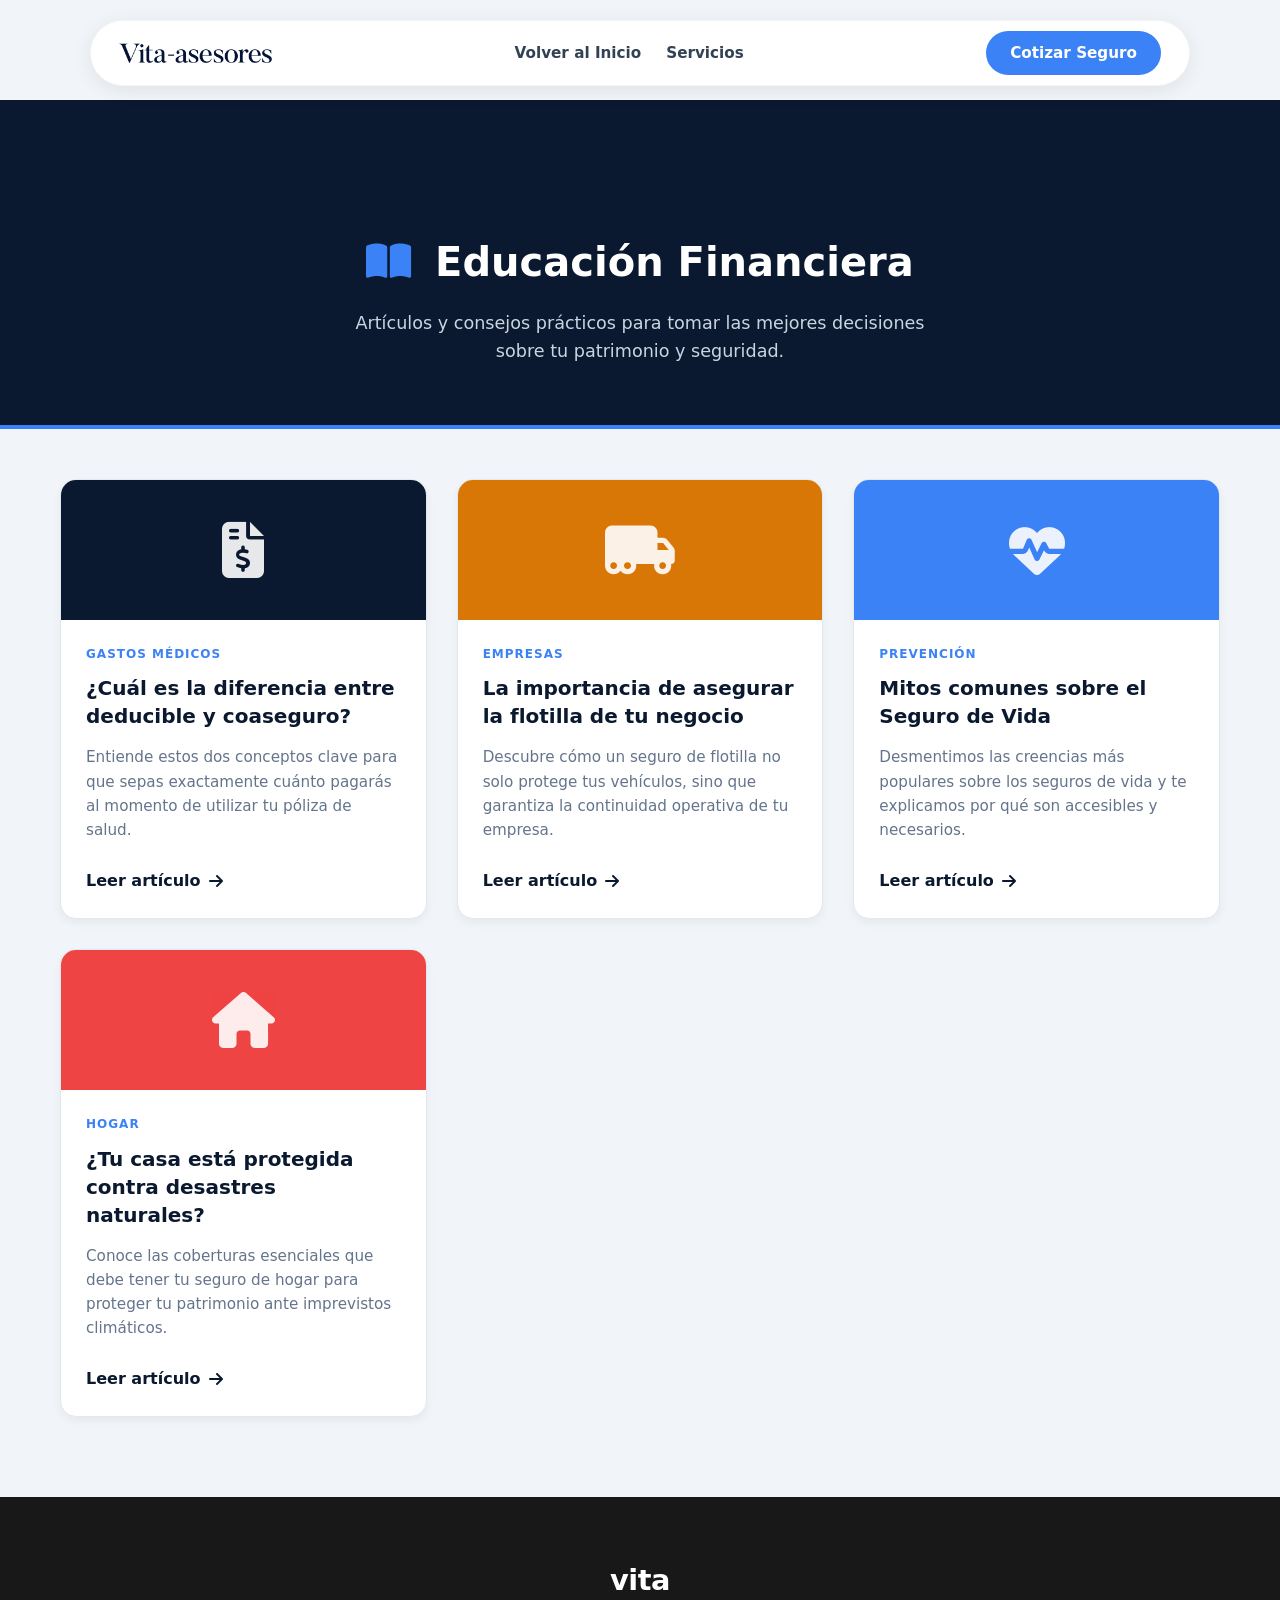
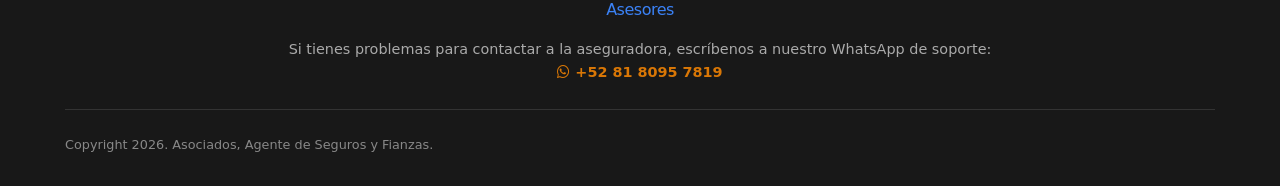
<file: blog.html>
<!DOCTYPE html>
<html lang="es">
<head>
  <meta charset="UTF-8">
  <meta name="viewport" content="width=device-width, initial-scale=1.0">
  <title>Blog de Educación Financiera - Vitaasesores</title>
  
  <!-- Font Awesome Iconos -->
  <link rel="stylesheet" href="https://cdnjs.cloudflare.com/ajax/libs/font-awesome/6.4.0/css/all.min.css">
  
  <!-- Estilos Globales y Específicos -->
  <link rel="stylesheet" href="styles.css"> <!-- Reutiliza tu navbar y colores -->
  <link rel="stylesheet" href="blog.css"> <!-- Estilos específicos del blog -->
</head>
<body class="bg-blog">

  <!-- ==================== NAVBAR ==================== -->
  <header class="navbar-floating-wrapper">
    <nav class="navbar-pill">
      <div class="nav-logo">
        <a href="index.html" class="logo-link">
          <img src="LOGOTIPO2.png" alt="Vita-Asesores Logo" class="logo-img">
        </a>
      </div>
      
      <ul class="nav-menu">
        <li><a href="index.html#inicio">Volver al Inicio</a></li>
        <li><a href="index.html#servicios">Servicios</a></li>
      </ul>

      <div class="nav-cta">
        <a href="index.html#cotizador" class="btn-pill-blue">Cotizar Seguro</a>
      </div>
    </nav>
  </header>

  <!-- ==================== HERO BLOG ==================== -->
  <section class="hero-blog">
    <div class="container text-center">
      <h1><i class="fas fa-book-open"></i> Educación Financiera</h1>
      <p>Artículos y consejos prácticos para tomar las mejores decisiones sobre tu patrimonio y seguridad.</p>
    </div>
  </section>

  <!-- ==================== GRID DE ARTÍCULOS ==================== -->
  <section class="blog-section">
    <div class="container">
      
      <div class="blog-grid">
        
        <!-- Artículo 1 -->
        <article class="blog-card">
          <div class="blog-header bg-navy">
            <i class="fas fa-file-invoice-dollar"></i>
          </div>
          <div class="blog-body">
            <span class="blog-category">Gastos Médicos</span>
            <h3>¿Cuál es la diferencia entre deducible y coaseguro?</h3>
            <p>Entiende estos dos conceptos clave para que sepas exactamente cuánto pagarás al momento de utilizar tu póliza de salud.</p>
            <a href="#" class="blog-link">Leer artículo <i class="fas fa-arrow-right"></i></a>
          </div>
        </article>

        <!-- Artículo 2 -->
        <article class="blog-card">
          <div class="blog-header bg-gold">
            <i class="fas fa-truck-moving"></i>
          </div>
          <div class="blog-body">
            <span class="blog-category">Empresas</span>
            <h3>La importancia de asegurar la flotilla de tu negocio</h3>
            <p>Descubre cómo un seguro de flotilla no solo protege tus vehículos, sino que garantiza la continuidad operativa de tu empresa.</p>
            <a href="#" class="blog-link">Leer artículo <i class="fas fa-arrow-right"></i></a>
          </div>
        </article>

        <!-- Artículo 3 -->
        <article class="blog-card">
          <div class="blog-header bg-blue">
            <i class="fas fa-heartbeat"></i>
          </div>
          <div class="blog-body">
            <span class="blog-category">Prevención</span>
            <h3>Mitos comunes sobre el Seguro de Vida</h3>
            <p>Desmentimos las creencias más populares sobre los seguros de vida y te explicamos por qué son accesibles y necesarios.</p>
            <a href="#" class="blog-link">Leer artículo <i class="fas fa-arrow-right"></i></a>
          </div>
        </article>

        <!-- Artículo 4 -->
        <article class="blog-card">
          <div class="blog-header bg-red">
            <i class="fas fa-home"></i>
          </div>
          <div class="blog-body">
            <span class="blog-category">Hogar</span>
            <h3>¿Tu casa está protegida contra desastres naturales?</h3>
            <p>Conoce las coberturas esenciales que debe tener tu seguro de hogar para proteger tu patrimonio ante imprevistos climáticos.</p>
            <a href="#" class="blog-link">Leer artículo <i class="fas fa-arrow-right"></i></a>
          </div>
        </article>

      </div>

    </div>
  </section>

  <!-- ==================== FOOTER ==================== -->
  <footer class="dark-footer">
    <div class="footer-container text-center">
      <div class="footer-brand" style="margin-bottom: 15px;">
        <span class="footer-logo-text">vita<small>Asesores</small></span>
      </div>
      <p style="color: #AAAAAA; font-size: 0.9rem;">
        Si tienes problemas para contactar a la aseguradora, escríbenos a nuestro WhatsApp de soporte:<br>
        <a href="https://wa.me/8180957819" style="color: var(--accent-gold); font-weight: bold; text-decoration: none;"><i class="fab fa-whatsapp"></i> +52 81 8095 7819</a>
      </p>
      
      <hr class="footer-divider">
      
      <div class="footer-copyright">
        <p>Copyright 2026. Asociados, Agente de Seguros y Fianzas.</p>
        <!-- <p style="margin-top: 5px; color: var(--accent-blue); font-weight: 600;">Cédula Profesional CNSF: [AQUÍ_TU_NUMERO_DE_CEDULA]</p> -->
      </div>
    </div>
  </footer>

</body>
</html>
</file>
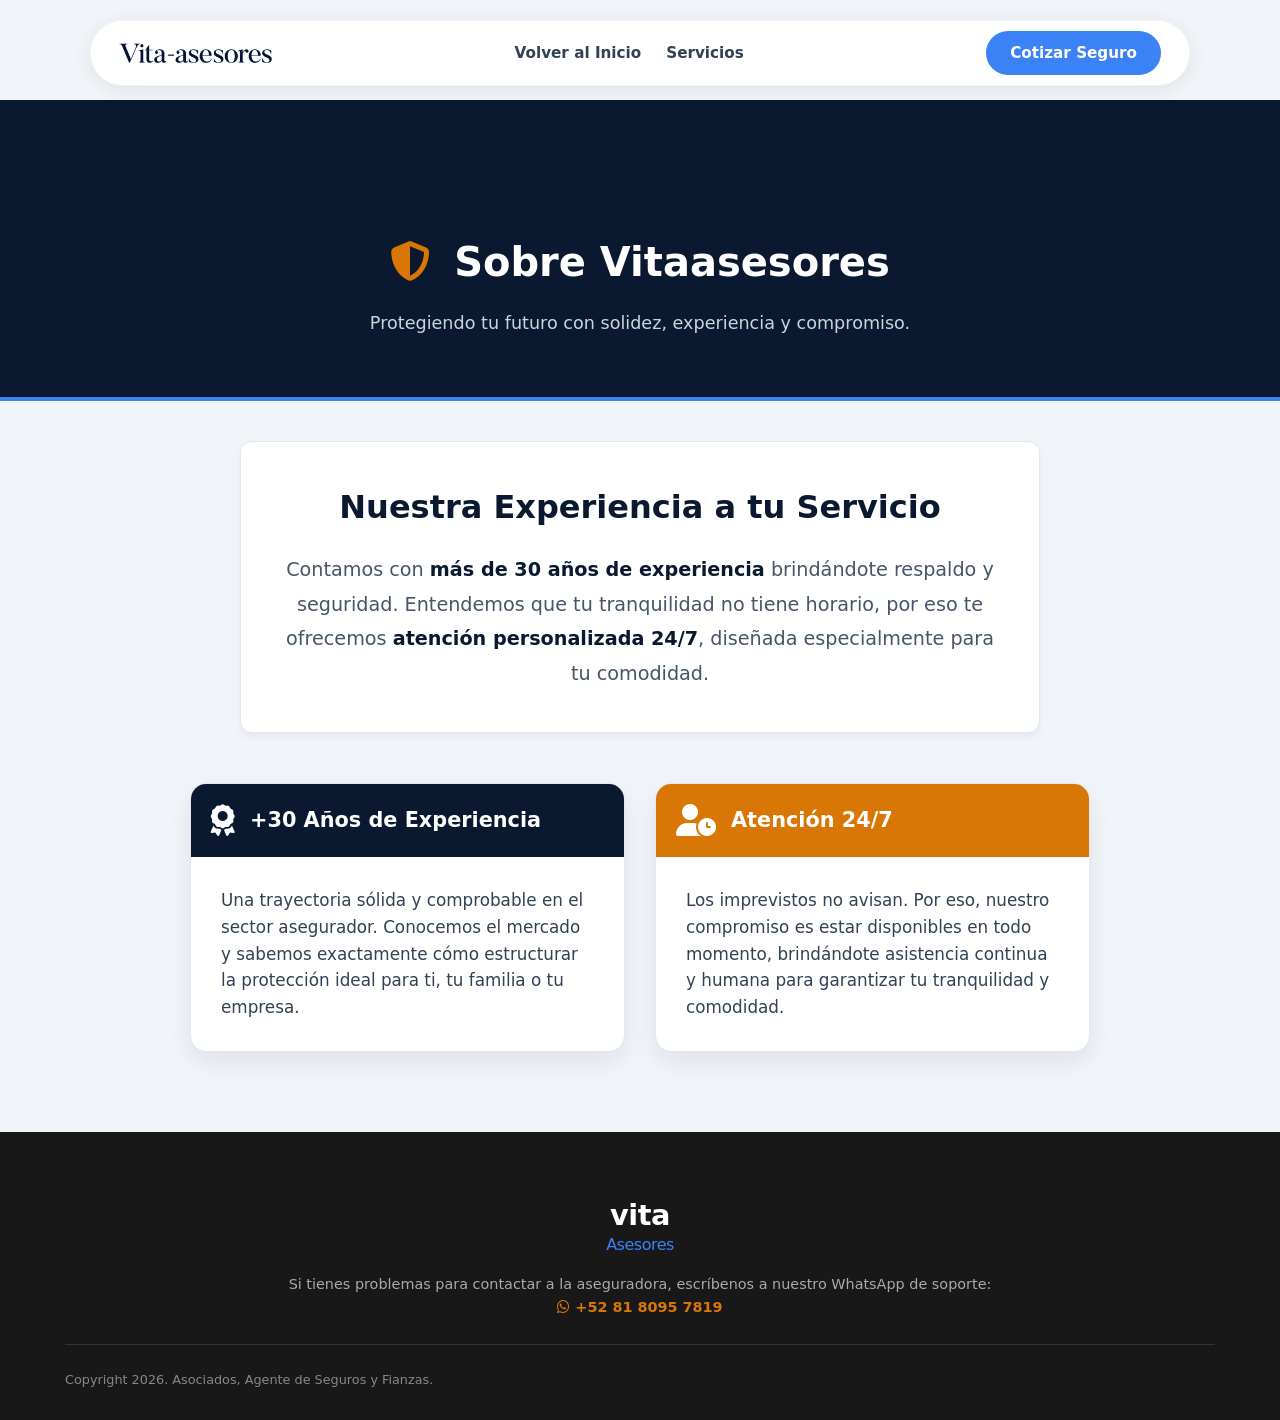
<file: nosotros.html>
<!DOCTYPE html>
<html lang="es">
<head>
  <meta charset="UTF-8">
  <meta name="viewport" content="width=device-width, initial-scale=1.0">
  <title>Sobre Nosotros - Vitaasesores</title>
  
  <!-- Font Awesome Iconos -->
  <link rel="stylesheet" href="https://cdnjs.cloudflare.com/ajax/libs/font-awesome/6.4.0/css/all.min.css">
  
  <!-- Estilos Globales y Específicos -->
  <link rel="stylesheet" href="styles.css"> <!-- Reutiliza tu navbar y colores generales -->
  <link rel="stylesheet" href="nosotros.css"> <!-- Estilos específicos de esta página -->
</head>
<body class="bg-nosotros">

  <!-- ==================== NAVBAR (Adaptado para volver al inicio) ==================== -->
  <header class="navbar-floating-wrapper">
    <nav class="navbar-pill">
      <div class="nav-logo">
        <a href="index.html" class="logo-link">
          <img src="LOGOTIPO2.png" alt="Vita-Asesores Logo" class="logo-img">
        </a>
      </div>
      
      <ul class="nav-menu">
        <li><a href="index.html#inicio">Volver al Inicio</a></li>
        <li><a href="index.html#servicios">Servicios</a></li>
      </ul>

      <div class="nav-cta">
        <a href="index.html#cotizador" class="btn-pill-blue">Cotizar Seguro</a>
      </div>
    </nav>
  </header>

  <!-- ==================== HERO NOSOTROS ==================== -->
  <section class="hero-nosotros">
    <div class="container text-center">
      <h1><i class="fas fa-shield-alt"></i> Sobre Vitaasesores</h1>
      <p>Protegiendo tu futuro con solidez, experiencia y compromiso.</p>
    </div>
  </section>

  <!-- ==================== CONTENIDO PRINCIPAL ==================== -->
  <section class="nosotros-section">
    <div class="container">
      
      <!-- Texto Principal (Opción 1) -->
      <div class="nosotros-intro text-center">
        <h2 class="section-title">Nuestra Experiencia a tu Servicio</h2>
        <p class="intro-text">
          Contamos con <strong>más de 30 años de experiencia</strong> brindándote respaldo y seguridad. Entendemos que tu tranquilidad no tiene horario, por eso te ofrecemos <strong>atención personalizada 24/7</strong>, diseñada especialmente para tu comodidad.
        </p>
      </div>

      <!-- Tarjetas de Propuesta de Valor (Estilo similar a Siniestros) -->
      <div class="valores-grid">
        
        <div class="valor-card">
          <div class="valor-header bg-navy">
            <i class="fas fa-award"></i>
            <h3>+30 Años de Experiencia</h3>
          </div>
          <div class="valor-body">
            <p>Una trayectoria sólida y comprobable en el sector asegurador. Conocemos el mercado y sabemos exactamente cómo estructurar la protección ideal para ti, tu familia o tu empresa.</p>
          </div>
        </div>

        <div class="valor-card">
          <div class="valor-header bg-gold">
            <i class="fas fa-user-clock"></i>
            <h3>Atención 24/7</h3>
          </div>
          <div class="valor-body">
            <p>Los imprevistos no avisan. Por eso, nuestro compromiso es estar disponibles en todo momento, brindándote asistencia continua y humana para garantizar tu tranquilidad y comodidad.</p>
          </div>
        </div>

      </div>

    </div>
  </section>

  <!-- ==================== FOOTER ==================== -->
  <footer class="dark-footer">
    <div class="footer-container text-center">
      <div class="footer-brand" style="margin-bottom: 15px;">
        <span class="footer-logo-text">vita<small>Asesores</small></span>
      </div>
      <p style="color: #AAAAAA; font-size: 0.9rem;">
        Si tienes problemas para contactar a la aseguradora, escríbenos a nuestro WhatsApp de soporte:<br>
        <a href="https://wa.me/8180957819" style="color: var(--accent-gold); font-weight: bold; text-decoration: none;"><i class="fab fa-whatsapp"></i> +52 81 8095 7819</a>
      </p>
      
      <hr class="footer-divider">
      
      <div class="footer-copyright">
        <p>Copyright 2026. Asociados, Agente de Seguros y Fianzas.</p>
        
        <!-- ESPACIO RESERVADO PARA LA CÉDULA PROFESIONAL -->
        <!-- Instrucción: Cuando te entreguen la cédula, quita los comentarios de la línea de abajo y coloca el número -->
        <!-- <p class="cedula-text" style="margin-top: 5px; color: var(--accent-blue); font-weight: 600;">Cédula Profesional CNSF: [AQUÍ_TU_NUMERO_DE_CEDULA]</p> -->
      </div>
    </div>
  </footer>

</body>
</html>
</file>
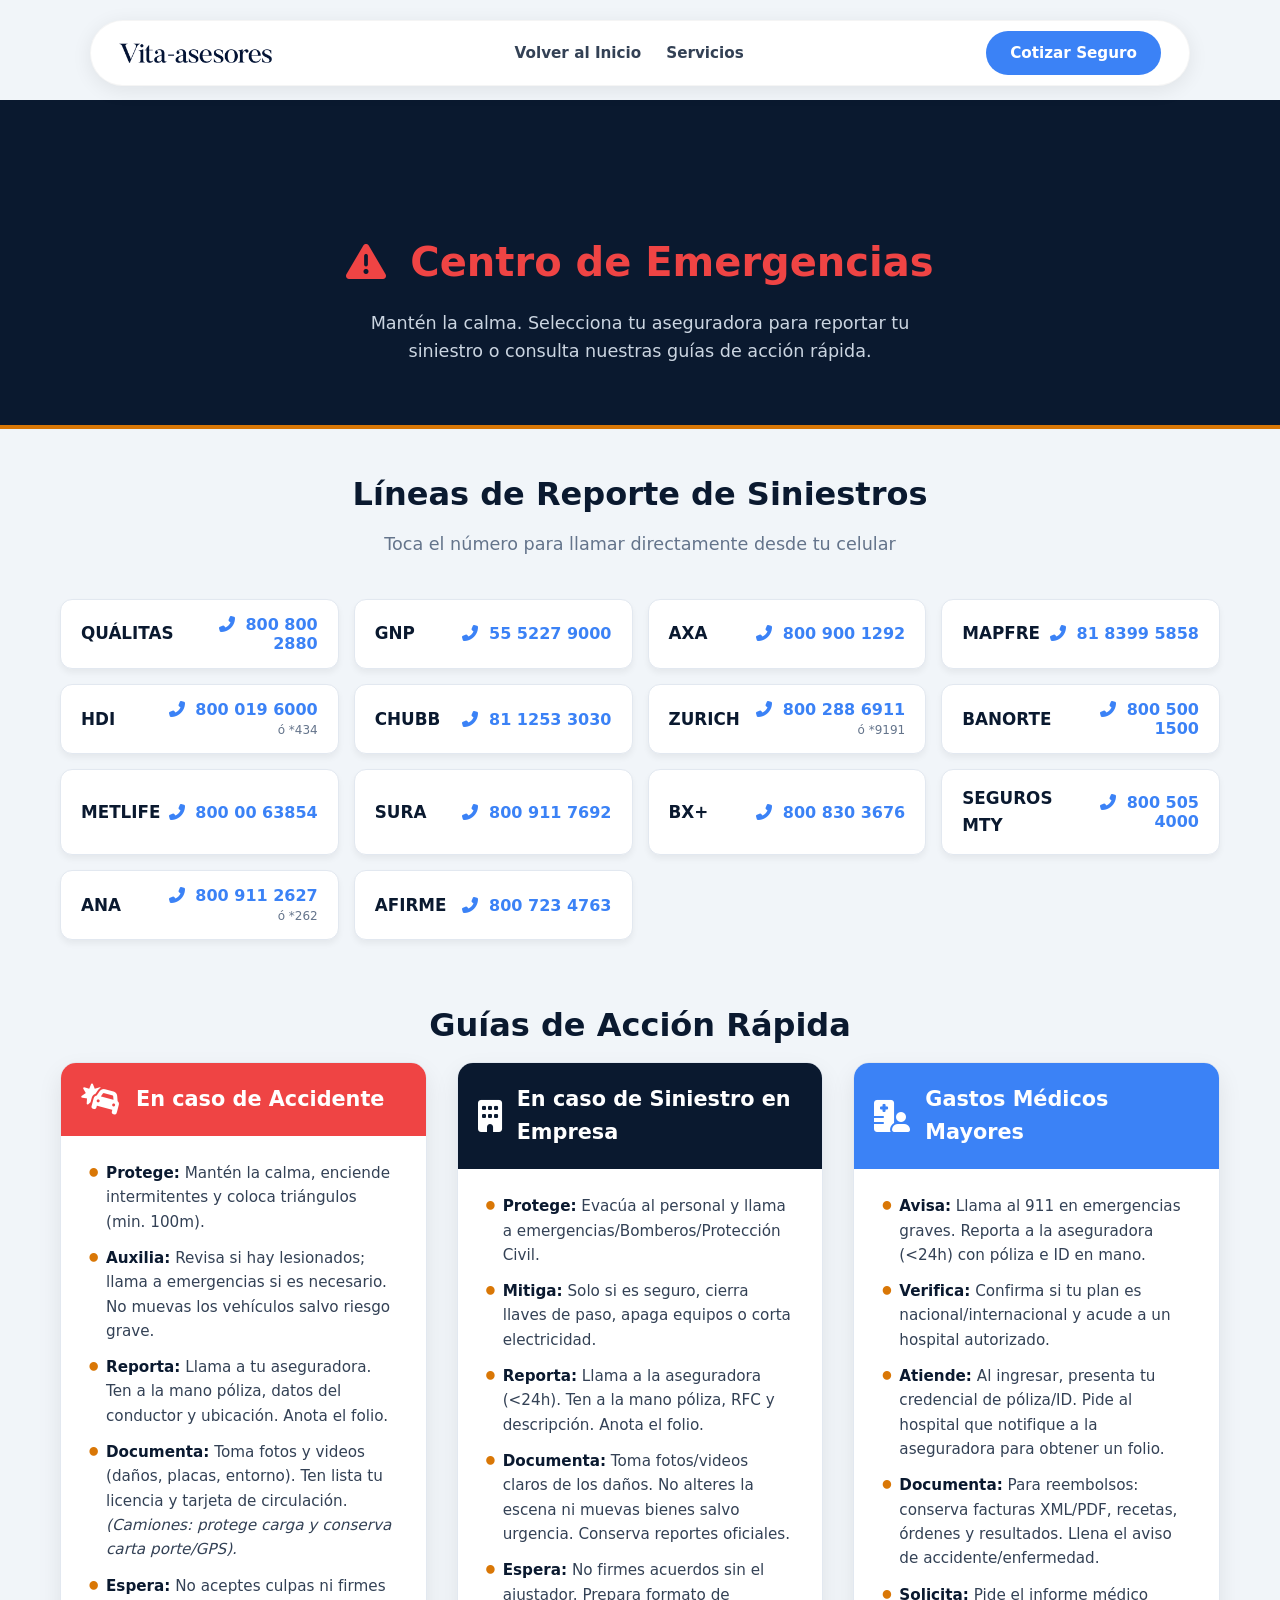
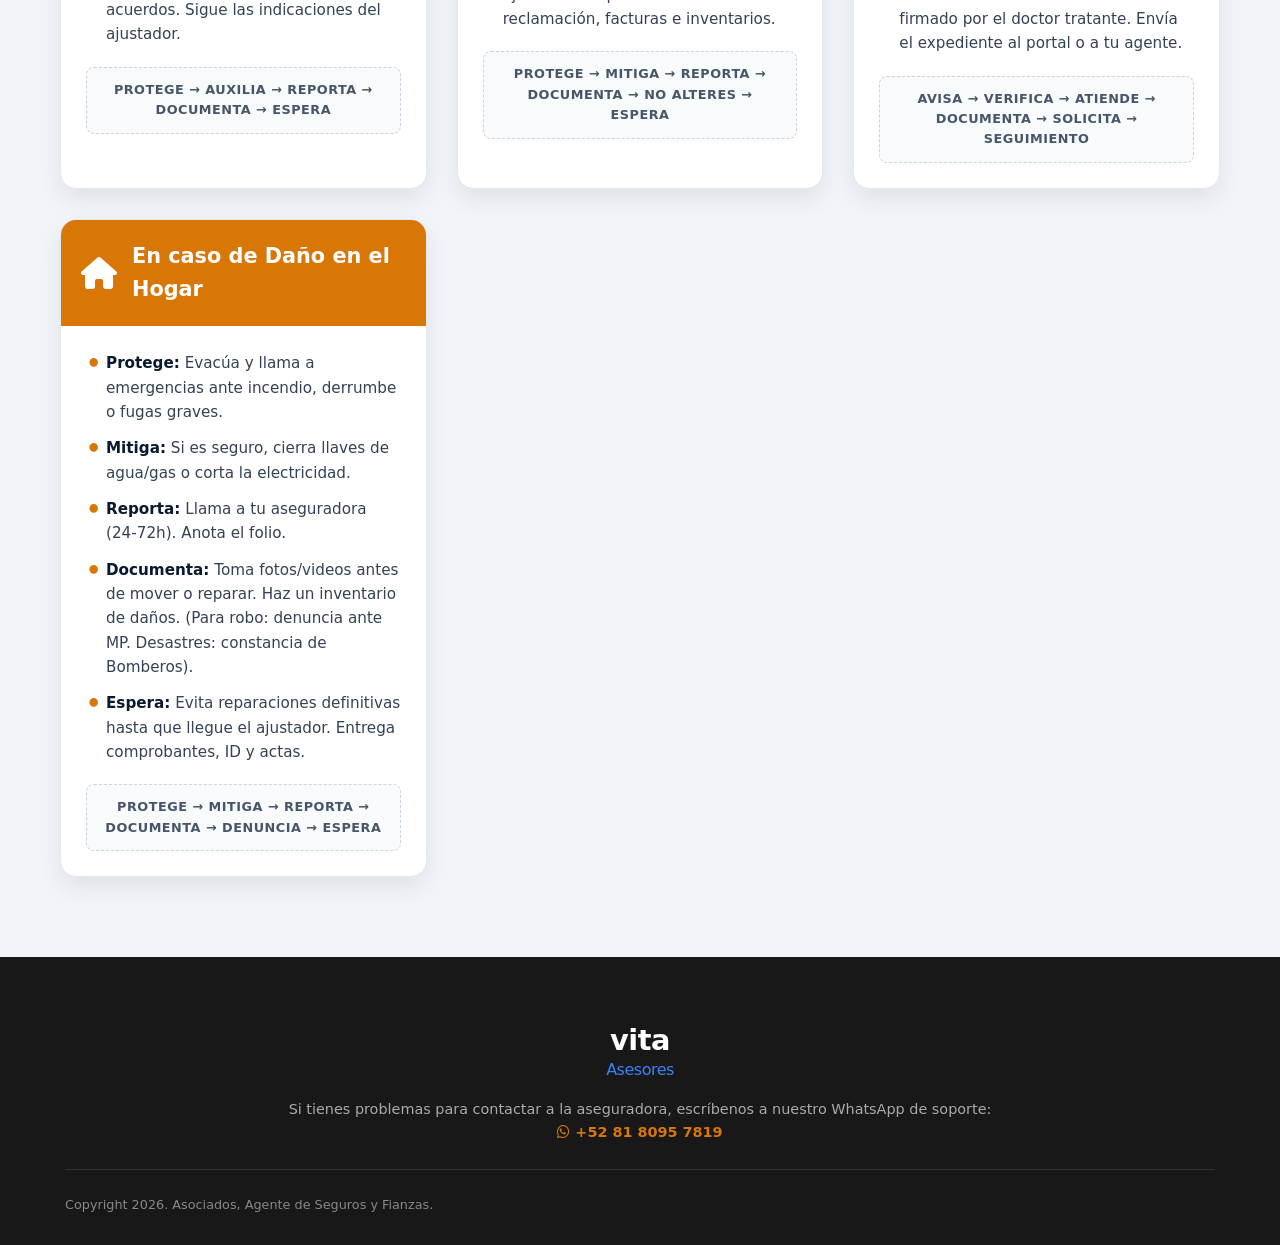
<file: siniestros.html>
<!DOCTYPE html>
<html lang="es">
<head>
  <meta charset="UTF-8">
  <meta name="viewport" content="width=device-width, initial-scale=1.0">
  <title>Reporte de Siniestros - Emergencias</title>
  
  <!-- Font Awesome Iconos -->
  <link rel="stylesheet" href="https://cdnjs.cloudflare.com/ajax/libs/font-awesome/6.4.0/css/all.min.css">
  
  <!-- Estilos Globales y Específicos -->
  <link rel="stylesheet" href="styles.css"> <!-- Reutiliza tu navbar y colores -->
  <link rel="stylesheet" href="siniestros.css"> <!-- Estilos específicos de esta página -->
</head>
<body class="bg-siniestros">

  <!-- ==================== NAVBAR (Adaptado para volver al inicio) ==================== -->
  <header class="navbar-floating-wrapper">
    <nav class="navbar-pill">
      <div class="nav-logo">
        <a href="index.html" class="logo-link">
          <img src="LOGOTIPO2.png" alt="Vita-Asesores Logo" class="logo-img">
        </a>
      </div>
      
      <ul class="nav-menu">
        <li><a href="index.html#inicio">Volver al Inicio</a></li>
        <li><a href="index.html#servicios">Servicios</a></li>
      </ul>

      <div class="nav-cta">
        <a href="index.html#cotizador" class="btn-pill-blue">Cotizar Seguro</a>
      </div>
    </nav>
  </header>

  <!-- ==================== HERO SINIESTROS ==================== -->
  <section class="hero-siniestros">
    <div class="container text-center">
      <h1><i class="fas fa-exclamation-triangle"></i> Centro de Emergencias</h1>
      <p>Mantén la calma. Selecciona tu aseguradora para reportar tu siniestro o consulta nuestras guías de acción rápida.</p>
    </div>
  </section>

  <!-- ==================== DIRECTORIO DE ASEGURADORAS (Click-to-Call) ==================== -->
  <section class="directorio-section">
    <div class="container">
      <h2 class="section-title">Líneas de Reporte de Siniestros</h2>
      <p class="section-subtitle">Toca el número para llamar directamente desde tu celular</p>
      
      <div class="grid-aseguradoras">
        <!-- Tarjetas de llamadas -->
        <a href="tel:8008002880" class="call-card"><span class="brand">QUÁLITAS</span><span class="phone"><i class="fas fa-phone-alt"></i> 800 800 2880</span></a>
        <a href="tel:5552279000" class="call-card"><span class="brand">GNP</span><span class="phone"><i class="fas fa-phone-alt"></i> 55 5227 9000</span></a>
        <a href="tel:8009001292" class="call-card"><span class="brand">AXA</span><span class="phone"><i class="fas fa-phone-alt"></i> 800 900 1292</span></a>
        <a href="tel:8183995858" class="call-card"><span class="brand">MAPFRE</span><span class="phone"><i class="fas fa-phone-alt"></i> 81 8399 5858</span></a>
        <a href="tel:8000196000" class="call-card"><span class="brand">HDI</span><span class="phone"><i class="fas fa-phone-alt"></i> 800 019 6000 <br><small>ó *434</small></span></a>
        <a href="tel:8112533030" class="call-card"><span class="brand">CHUBB</span><span class="phone"><i class="fas fa-phone-alt"></i> 81 1253 3030</span></a>
        <a href="tel:8002886911" class="call-card"><span class="brand">ZURICH</span><span class="phone"><i class="fas fa-phone-alt"></i> 800 288 6911 <br><small>ó *9191</small></span></a>
        <a href="tel:8005001500" class="call-card"><span class="brand">BANORTE</span><span class="phone"><i class="fas fa-phone-alt"></i> 800 500 1500</span></a>
        <a href="tel:8000063854" class="call-card"><span class="brand">METLIFE</span><span class="phone"><i class="fas fa-phone-alt"></i> 800 00 63854</span></a>
        <a href="tel:8009117692" class="call-card"><span class="brand">SURA</span><span class="phone"><i class="fas fa-phone-alt"></i> 800 911 7692</span></a>
        <a href="tel:8008303676" class="call-card"><span class="brand">BX+</span><span class="phone"><i class="fas fa-phone-alt"></i> 800 830 3676</span></a>
        <a href="tel:8005054000" class="call-card"><span class="brand">SEGUROS MTY</span><span class="phone"><i class="fas fa-phone-alt"></i> 800 505 4000</span></a>
        <a href="tel:8009112627" class="call-card"><span class="brand">ANA</span><span class="phone"><i class="fas fa-phone-alt"></i> 800 911 2627 <br><small>ó *262</small></span></a>
        <a href="tel:8007234763" class="call-card"><span class="brand">AFIRME</span><span class="phone"><i class="fas fa-phone-alt"></i> 800 723 4763</span></a>
      </div>
    </div>
  </section>

  <!-- ==================== GUÍAS DE ACCIÓN RÁPIDA ==================== -->
  <section class="guias-section">
    <div class="container">
      <h2 class="section-title">Guías de Acción Rápida</h2>
      
      <div class="guias-grid">
        
        <!-- Guía: Accidente -->
        <div class="guia-card">
          <div class="guia-header bg-red">
            <i class="fas fa-car-crash"></i>
            <h3>En caso de Accidente</h3>
          </div>
          <div class="guia-body">
            <ul>
              <li><strong>Protege:</strong> Mantén la calma, enciende intermitentes y coloca triángulos (min. 100m).</li>
              <li><strong>Auxilia:</strong> Revisa si hay lesionados; llama a emergencias si es necesario. No muevas los vehículos salvo riesgo grave.</li>
              <li><strong>Reporta:</strong> Llama a tu aseguradora. Ten a la mano póliza, datos del conductor y ubicación. Anota el folio.</li>
              <li><strong>Documenta:</strong> Toma fotos y videos (daños, placas, entorno). Ten lista tu licencia y tarjeta de circulación. <em>(Camiones: protege carga y conserva carta porte/GPS).</em></li>
              <li><strong>Espera:</strong> No aceptes culpas ni firmes acuerdos. Sigue las indicaciones del ajustador.</li>
            </ul>
            <div class="resumen-badge">PROTEGE → AUXILIA → REPORTA → DOCUMENTA → ESPERA</div>
          </div>
        </div>

        <!-- Guía: Empresa -->
        <div class="guia-card">
          <div class="guia-header bg-navy">
            <i class="fas fa-building"></i>
            <h3>En caso de Siniestro en Empresa</h3>
          </div>
          <div class="guia-body">
            <ul>
              <li><strong>Protege:</strong> Evacúa al personal y llama a emergencias/Bomberos/Protección Civil.</li>
              <li><strong>Mitiga:</strong> Solo si es seguro, cierra llaves de paso, apaga equipos o corta electricidad.</li>
              <li><strong>Reporta:</strong> Llama a la aseguradora (<24h). Ten a la mano póliza, RFC y descripción. Anota el folio.</li>
              <li><strong>Documenta:</strong> Toma fotos/videos claros de los daños. No alteres la escena ni muevas bienes salvo urgencia. Conserva reportes oficiales.</li>
              <li><strong>Espera:</strong> No firmes acuerdos sin el ajustador. Prepara formato de reclamación, facturas e inventarios.</li>
            </ul>
            <div class="resumen-badge">PROTEGE → MITIGA → REPORTA → DOCUMENTA → NO ALTERES → ESPERA</div>
          </div>
        </div>

        <!-- Guía: Gastos Médicos -->
        <div class="guia-card">
          <div class="guia-header bg-blue">
            <i class="fas fa-hospital-user"></i>
            <h3>Gastos Médicos Mayores</h3>
          </div>
          <div class="guia-body">
            <ul>
              <li><strong>Avisa:</strong> Llama al 911 en emergencias graves. Reporta a la aseguradora (<24h) con póliza e ID en mano.</li>
              <li><strong>Verifica:</strong> Confirma si tu plan es nacional/internacional y acude a un hospital autorizado.</li>
              <li><strong>Atiende:</strong> Al ingresar, presenta tu credencial de póliza/ID. Pide al hospital que notifique a la aseguradora para obtener un folio.</li>
              <li><strong>Documenta:</strong> Para reembolsos: conserva facturas XML/PDF, recetas, órdenes y resultados. Llena el aviso de accidente/enfermedad.</li>
              <li><strong>Solicita:</strong> Pide el informe médico firmado por el doctor tratante. Envía el expediente al portal o a tu agente.</li>
            </ul>
            <div class="resumen-badge">AVISA → VERIFICA → ATIENDE → DOCUMENTA → SOLICITA → SEGUIMIENTO</div>
          </div>
        </div>

        <!-- Guía: Hogar -->
        <div class="guia-card">
          <div class="guia-header bg-gold">
            <i class="fas fa-home"></i>
            <h3>En caso de Daño en el Hogar</h3>
          </div>
          <div class="guia-body">
            <ul>
              <li><strong>Protege:</strong> Evacúa y llama a emergencias ante incendio, derrumbe o fugas graves.</li>
              <li><strong>Mitiga:</strong> Si es seguro, cierra llaves de agua/gas o corta la electricidad.</li>
              <li><strong>Reporta:</strong> Llama a tu aseguradora (24-72h). Anota el folio.</li>
              <li><strong>Documenta:</strong> Toma fotos/videos antes de mover o reparar. Haz un inventario de daños. (Para robo: denuncia ante MP. Desastres: constancia de Bomberos).</li>
              <li><strong>Espera:</strong> Evita reparaciones definitivas hasta que llegue el ajustador. Entrega comprobantes, ID y actas.</li>
            </ul>
            <div class="resumen-badge">PROTEGE → MITIGA → REPORTA → DOCUMENTA → DENUNCIA → ESPERA</div>
          </div>
        </div>

      </div>
    </div>
  </section>

  <!-- ==================== FOOTER ==================== -->
  <footer class="dark-footer">
    <div class="footer-container text-center">
      <div class="footer-brand" style="margin-bottom: 15px;">
        <span class="footer-logo-text">vita<small>Asesores</small></span>
      </div>
      <p style="color: #AAAAAA; font-size: 0.9rem;">
        Si tienes problemas para contactar a la aseguradora, escríbenos a nuestro WhatsApp de soporte:<br>
        <a href="https://wa.me/8180957819" style="color: var(--accent-gold); font-weight: bold; text-decoration: none;"><i class="fab fa-whatsapp"></i> +52 81 8095 7819</a>
      </p>
      
      <hr class="footer-divider">
      
      <div class="footer-copyright">
        <p>Copyright 2026. Asociados, Agente de Seguros y Fianzas.</p>
        
        <!-- ESPACIO RESERVADO PARA LA CÉDULA PROFESIONAL -->
        <!-- Instrucción: Cuando te entreguen la cédula, quita los comentarios de la línea de abajo y coloca el número -->
        <!-- <p style="margin-top: 5px; color: var(--accent-blue); font-weight: 600;">Cédula Profesional CNSF: [AQUÍ_TU_NUMERO_DE_CEDULA]</p> -->
      </div>
    </div>
  </footer>

</body>
</html>
</file>
<file: styles.css>
/* ==========================================================================
   1. VARIABLES GLOBALES & RESET
   ========================================================================== */
:root {
  --primary-navy: #0A192F;
  --accent-blue: #3B82F6;
  --accent-gold: #D97706;
  --accent-gold-hover: #B45309;
  --bg-light: #F8FAFC;
  --bg-card: #FFFFFF;
  --bg-dark-footer: #181818;
  --text-dark: #1E293B;
  --text-muted: #64748B;
  --text-light: #FFFFFF;
  --border-light: #E2E8F0;
  --shadow-sm: 0 2px 8px rgba(0, 0, 0, 0.06);
  --shadow-md: 0 10px 25px rgba(0, 0, 0, 0.1);
  --transition-fast: all 0.25s ease;
}

* {
  box-sizing: border-box;
  margin: 0;
  padding: 0;
}

html {
  scroll-behavior: smooth;
  font-family: system-ui, -apple-system, BlinkMacSystemFont, 'Segoe UI', Roboto, sans-serif;
}

body {
  background-color: var(--bg-light);
  color: var(--text-dark);
  line-height: 1.6;
  overflow-x: hidden;
  padding-top: 100px;
  animation: pageFadeIn 0.8s ease-out forwards;
}

/* ==========================================
   1. ANIMACIÓN AL ABRIR LA PÁGINA (LOAD)
   ========================================== */


/* ==========================================
   2. ANIMACIÓN AL SCROLLEAR (SCROLL REVEAL)
   ========================================== */
/* Agrega la clase class="reveal" a cualquier elemento HTML que quieras animar al hacer scroll */
.reveal {
  opacity: 0;
  transform: translateY(30px);
  transition: opacity 0.6s cubic-bezier(0.25, 1, 0.5, 1), 
              transform 0.6s cubic-bezier(0.25, 1, 0.5, 1);
}

.reveal.active {
  opacity: 1;
  transform: translateY(0);
}

/* ==========================================
   3. ANIMACIÓN AL ENVIAR MENSAJES/FORMULARIO
   ========================================== */
/* Se ejecuta automáticamente cada vez que se agrega un .chat-msg */
.chat-msg {
  animation: messagePop 0.35s cubic-bezier(0.175, 0.885, 0.32, 1.275) forwards;
  transform-origin: bottom left;
}

.chat-msg.user {
  transform-origin: bottom right;
}

@keyframes messagePop {
  0% {
    opacity: 0;
    transform: scale(0.8) translateY(12px);
  }
  100% {
    opacity: 1;
    transform: scale(1) translateY(0);
  }
}

/* Extras: Transición suave al abrir/cerrar el Chat Window */
#chatWindow {
  transition: opacity 0.3s ease, transform 0.3s ease, visibility 0.3s;
  opacity: 0;
  transform: scale(0.95) translateY(20px);
  visibility: hidden;
}

#chatWindow.open {
  opacity: 1;
  transform: scale(1) translateY(0);
  visibility: visible;
}


.container {
  max-width: 1200px;
  margin: 0 auto;
  padding: 0 20px;
}

.text-center { text-align: center; }



/* ==========================================================================
   2. NAVBAR FLOTANTE CÁPSULA
   ========================================================================== */
.navbar-floating-wrapper {
  position: fixed;
  top: 20px;
  left: 0;
  width: 100%;
  display: flex;
  justify-content: center;
  z-index: 10000;
  padding: 0 20px;
}

.navbar-pill {
  width: 100%;
  max-width: 1100px;
  background-color: #FFFFFF;
  border-radius: 50px;
  padding: 10px 28px;
  display: flex;
  align-items: center;
  justify-content: space-between;
  box-shadow: 0 4px 20px rgba(0, 0, 0, 0.08);
  border: 1px solid rgba(0, 0, 0, 0.04);
}

.logo-link {
  display: flex;
  align-items: center;
  text-decoration: none;
}

.logo-img {
  height: 20px; /* Ajusta este valor según la altura de tu navbar */
  width: auto;
  object-fit: contain;
  transition: transform 0.2s ease;
}

.logo-img:hover {
  transform: scale(1.03);
}

.nav-menu {
  display: flex;
  list-style: none;
  gap: 25px;
  align-items: center;
}

.nav-menu a {
  text-decoration: none;
  color: #334155;
  font-weight: 600;
  font-size: 0.95rem;
  transition: var(--transition-fast);
}

.nav-menu a:hover,
.nav-menu a.highlight-link {
  color: var(--accent-blue);
}

.nav-menu a.siniestro-link {
  color: #ef4444; /* Color rojo de alerta */
  font-weight: 650; /* Texto más grueso */
  font-size: 1.15rem; /* Letras más grandes que el resto del menú */
  text-transform: uppercase; /* Mayúsculas para resaltar importancia */
  letter-spacing: 0.5px;
  display: flex;
  align-items: center;
  gap: 5px; /* Espacio entre el icono y la palabra */
  transition: transform 0.2s ease, color 0.2s ease;
}

.nav-menu a.siniestro-link:hover {
  color: #dc2626; /* Rojo ligeramente más oscuro al pasar el cursor */
  transform: scale(1.05); /* Pequeño efecto de acercamiento */
}

.btn-pill-blue {
  background-color: #3B82F6;
  color: #FFFFFF;
  padding: 10px 24px;
  border-radius: 30px;
  text-decoration: none;
  font-weight: 600;
  font-size: 0.95rem;
  transition: var(--transition-fast);
  display: inline-block;
}

.btn-pill-blue:hover {
  background-color: #2563EB;
  box-shadow: 0 4px 12px rgba(59, 130, 246, 0.3);
}

/* ACCIONES FLOTANTES IZQUIERDAS */
.floating-left-actions {
  position: fixed;
  left: 20px;
  top: 50%;
  transform: translateY(-50%);
  display: flex;
  flex-direction: column;
  gap: 14px;
  z-index: 9999;
}

.float-btn {
  width: 52px;
  height: 52px;
  border-radius: 50%;
  display: flex;
  align-items: center;
  justify-content: center;
  color: #FFFFFF;
  font-size: 1.5rem;
  box-shadow: 0 4px 12px rgba(0, 0, 0, 0.18);
  transition: var(--transition-fast);
  text-decoration: none;
}

.float-btn.whatsapp { background-color: #25D366; }
.float-btn.phone { background-color: #FF5722; }

.float-btn:hover {
  transform: scale(1.12);
  box-shadow: 0 6px 16px rgba(0, 0, 0, 0.25);
}

/* ==========================================================================
   3. SECCIÓN 1: INICIO (HERO BANNER)
   ========================================================================== */
.hero-section {
  height: 60vh;
  min-height: 380px;
  background: linear-gradient(rgba(10, 25, 47, 0.75), rgba(10, 25, 47, 0.85)), url('FONDO PAGINA LOOM.png') center/cover no-repeat;
  display: flex;
  align-items: center;
  justify-content: center;
  text-align: center;
  color: var(--text-light);
  border-radius: 20px;
  margin: 0 20px 40px;
}

.hero-content {
  max-width: 750px;
  padding: 0 20px;
}

.hero-content h1 {
  font-size: 2.8rem;
  font-weight: 800;
  margin-bottom: 15px;
}

.hero-content p {
  font-size: 1.1rem;
  margin-bottom: 25px;
  opacity: 0.9;
}

.btn-primary-gold {
  background-color: var(--accent-gold);
  color: var(--text-light);
  padding: 12px 30px;
  border-radius: 8px;
  text-decoration: none;
  font-weight: 700;
  transition: var(--transition-fast);
  display: inline-block;
}

.btn-primary-gold:hover {
  background-color: var(--accent-gold-hover);
}

/* ==========================================================================
   4. SECCIÓN 2: SERVICIOS
   ========================================================================== */
.servicios-section {
  padding: 50px 0;
}

.servicios-section h2 {
  font-size: 2.2rem;
  color: var(--primary-navy);
}

.subtitle {
  color: var(--text-muted);
  margin-bottom: 35px;
}

.services-grid {
  display: grid;
  grid-template-columns: repeat(auto-fit, minmax(240px, 1fr));
  gap: 20px;
}

.service-card {
  background: #FFFFFF;
  padding: 28px 20px;
  border-radius: 12px;
  border: 1px solid var(--border-light);
  box-shadow: var(--shadow-sm);
  transition: var(--transition-fast);
}

.service-card:hover {
  transform: translateY(-5px);
  box-shadow: var(--shadow-md);
}

.service-card i {
  font-size: 2.4rem;
  color: var(--accent-gold);
  margin-bottom: 15px;
}

.service-card h4 {
  font-size: 1.15rem;
  color: var(--primary-navy);
  margin-bottom: 10px;
}

.service-card p {
  font-size: 0.9rem;
  color: var(--text-muted);
}

/* ==========================================================================
   5. SECCIÓN 3: ASEGURADORAS (CARRUSEL INFINITO)
   ========================================================================== */
/* ==========================================================================
   5. SECCIÓN 3: ASEGURADORAS (CARRUSEL INFINITO CON IMÁGENES)
   ========================================================================== */
.aseguradoras-section {
  padding: 50px 0;
  overflow: hidden;
  background-color: #FFFFFF;
}

.slider-container {
  width: 100%;
  margin-top: 25px;
  overflow: hidden;
  position: relative;
  white-space: nowrap;
}

.slider-track {
  display: flex;
  gap: 25px;
  width: max-content;
  align-items: center;
  animation: scrollInfinito 22s linear infinite;
}

/* Tarjeta contenedora del logo */
.slide-item {
  padding: 12px 25px;
  border-radius: 12px;
  display: flex;
  align-items: center;
  justify-content: center;
  min-width: 160px;
  height: 130px;
}

/* Ajuste proporcional de la imagen */
.slide-item img {
  max-width: 250px;
  max-height: 150px;
  width: auto;
  height: auto;
  object-fit: contain;
  transition: var(--transition-fast);
}

.slide-item img:hover {
  transform: scale(1.08);
}

@keyframes scrollInfinito {
  0% { transform: translateX(0); }
  100% { transform: translateX(-50%); }
}

/* CSS corregido para garantizar el centrado total */
.clients-grid {
  display: grid;
  grid-template-columns: repeat(auto-fit, minmax(200px, 240px));
  gap: 1.5rem;
  justify-content: center; /* Centra las columnas dentro de la grilla */
  
  width: 100%;             /* Ocupa todo el ancho disponible del navegador */
  max-width: 1200px;       /* Ancho máximo del bloque */
  margin-left: auto !important;  /* Fuerza el centrado horizontal */
  margin-right: auto !important;
  box-sizing: border-box;
  padding: 1rem;
}

.client-card {
  display: flex;
  align-items: center;
  justify-content: center;
  height: 140px;
  padding: 0.5rem;
  background-color: #ffffff;
  border: 1px solid #e5e7eb;
  border-radius: 10px;
  text-decoration: none;
  transition: transform 0.2s ease, box-shadow 0.2s ease, border-color 0.2s ease;
}

.client-card:hover {
  transform: translateY(-4px);
  box-shadow: 0 10px 20px rgba(0, 0, 0, 0.08);
  border-color: #cbd5e1;
}

.client-card img {
  width: 100%;
  height: 100%;
  max-width: 90%;
  max-height: 90%;
  object-fit: contain;
  transition: transform 0.2s ease;
}

.client-card:hover img {
  transform: scale(1.06);
}



/* ==========================================================================
   SECCIÓN: FORMULARIO DE COTIZACIÓN
   ========================================================================== */
.quote-section {
  padding: 60px 20px;
}

.quote-container {
  max-width: 1100px;
  margin: 0 auto;
  display: grid;
  grid-template-columns: 1.2fr 0.8fr;
  background-color: var(--bg-card, #ffffff);
  border-radius: 16px;
  overflow: hidden;
  box-shadow: var(--shadow-md, 0 4px 6px -1px rgba(0, 0, 0, 0.1));
  border: 1px solid rgba(0, 0, 0, 0.05);
}

.quote-form-box {
  padding: 40px 35px;
}

.quote-form-box h2 {
  font-size: 2rem;
  color: var(--primary-navy, #0A192F);
  margin-bottom: 6px;
}

.quote-form-box p {
  color: var(--text-muted, #64748B);
  font-size: 0.92rem;
  margin-bottom: 25px;
}

.form-grid {
  display: grid;
  grid-template-columns: 1fr 1fr;
  gap: 15px;
}

.form-group.full-width {
  grid-column: span 2;
}

.quote-form-box label {
  display: block;
  font-weight: 600;
  font-size: 0.85rem;
  color: var(--primary-navy, #0A192F);
  margin-bottom: 5px;
}

.quote-form-box input,
.quote-form-box select,
.quote-form-box textarea {
  width: 100%;
  padding: 11px 14px;
  border: 1px solid #CBD5E1;
  border-radius: 8px;
  background-color: #F8FAFC;
  font-size: 0.95rem;
  color: var(--text-dark, #1E293B);
  transition: var(--transition-fast, all 0.2s ease);
}

.quote-form-box input:focus,
.quote-form-box select:focus,
.quote-form-box textarea:focus {
  outline: none;
  border-color: var(--accent-gold, #D97706);
  background-color: #FFFFFF;
  box-shadow: 0 0 0 3px rgba(217, 119, 6, 0.15);
}

.vehicular-fields-container {
  background: #F1F5F9;
  padding: 18px;
  border-radius: 10px;
  border-left: 4px solid var(--accent-gold, #D97706);
}

.hidden { 
  display: none !important; 
}

.submit-btn-gold {
  width: 100%;
  padding: 14px;
  margin-top: 20px;
  background-color: var(--accent-gold, #D97706);
  color: var(--text-light, #FFFFFF);
  font-size: 1.05rem;
  font-weight: 700;
  border: none;
  border-radius: 8px;
  cursor: pointer;
  transition: var(--transition-fast, all 0.2s ease);
}

.submit-btn-gold:hover {
  background-color: var(--accent-gold-hover, #B45309);
}

.quote-image-box {
  /* Reemplaza 'tu-imagen.jpg' por la ruta real de tu archivo */
  background: linear-gradient(rgba(10, 25, 47, 0.35), rgba(10, 25, 47, 0.65)), 
              url('Sin\ título\ -\ 02\ de\ septiembre\ de\ 2026\ a\ las\ 12.15.53.png') center/cover no-repeat;
  display: flex;
  align-items: flex-end;
  padding: 40px;
  color: var(--text-light, #FFFFFF);
}

.quote-image-content h3 {
  font-size: 1.8rem;
  color: var(--accent-gold, #D97706);
  margin-bottom: 10px;
}

.quote-image-content p {
  font-size: 0.95rem;
  opacity: 0.9;
}

/* ==========================================================================
   7. SECCIÓN 5: MISIÓN Y VISIÓN
   ========================================================================== */
.mision-vision-section {
  padding: 60px 0;
}

.grid-2 {
  display: grid;
  grid-template-columns: 1fr 1fr;
  gap: 25px;
}

.card-mv {
  background: #FFFFFF;
  padding: 35px;
  border-radius: 12px;
  border: 1px solid var(--border-light);
  box-shadow: var(--shadow-sm);
}

.card-icon {
  font-size: 2rem;
  color: var(--accent-blue);
  margin-bottom: 15px;
}

/* ==========================================================================
   8. FOOTER OSCURO MULTITRAMO
   ========================================================================== */
.dark-footer {
  background-color: var(--bg-dark-footer);
  color: #CCCCCC;
  padding: 60px 20px 30px;
  font-size: 0.9rem;
}

.footer-container {
  max-width: 1150px;
  margin: 0 auto;
}

.footer-brand { margin-bottom: 35px; }

.footer-logo-text {
  font-size: 1.8rem;
  font-weight: 900;
  color: #FFFFFF;
  letter-spacing: -0.5px;
}

.footer-logo-text small {
  font-size: 1rem;
  font-weight: 500;
  color: var(--accent-blue);
  display: block;
  margin-top: -6px;
}

.footer-contact-grid {
  display: grid;
  grid-template-columns: repeat(4, 1fr);
  gap: 30px;
  margin-bottom: 40px;
}

.contact-col .col-header {
  display: flex;
  align-items: center;
  gap: 10px;
  margin-bottom: 12px;
}

.contact-col .col-header i { font-size: 1.2rem; color: #FFFFFF; }
.contact-col h3 { font-size: 1.1rem; color: #FFFFFF; font-weight: 700; }
.contact-col p { font-size: 0.85rem; color: #AAAAAA; line-height: 1.5; margin-bottom: 12px; }

.col-links {
  display: flex;
  flex-direction: column;
  gap: 4px;
}

.col-links a, .col-links span {
  color: #FFFFFF;
  text-decoration: underline;
  font-size: 0.88rem;
}

.footer-divider {
  border: none;
  border-top: 1px solid #333333;
  margin: 25px 0;
}

.footer-nav-row {
  display: flex;
  gap: 25px;
  flex-wrap: wrap;
  margin-bottom: 20px;
}

.footer-nav-row a {
  color: #FFFFFF;
  text-decoration: none;
  font-weight: 700;
  font-size: 0.95rem;
  transition: var(--transition-fast);
}

.footer-nav-row a:hover { color: var(--accent-blue); }

.footer-legal-row {
  display: flex;
  justify-content: space-between;
  align-items: center;
  flex-wrap: wrap;
  gap: 20px;
}

.social-block {
  display: flex;
  align-items: center;
  gap: 12px;
  color: #FFFFFF;
  font-weight: 700;
}

.social-block a {
  width: 32px;
  height: 32px;
  border-radius: 50%;
  background: #2A2A2A;
  color: #FFFFFF;
  display: flex;
  align-items: center;
  justify-content: center;
  text-decoration: none;
  transition: var(--transition-fast);
}

.social-block a:hover { background: var(--accent-blue); }

.legal-links { display: flex; gap: 20px; flex-wrap: wrap; }
.legal-links a { color: #FFFFFF; text-decoration: underline; font-size: 0.85rem; }
.footer-copyright { text-align: left; font-size: 0.8rem; color: #888888; }

/* ==========================================================================
   9. CHAT INTERACTIVO INTUITIVO
   ========================================================================== */
.chat-widget-container {
  position: fixed;
  bottom: 25px;
  right: 25px;
  z-index: 10000;
}

.chat-trigger-btn {
  width: 60px;
  height: 60px;
  border-radius: 50%;
  background-color: var(--accent-blue);
  color: #FFFFFF;
  border: none;
  font-size: 1.5rem;
  cursor: pointer;
  box-shadow: 0 4px 15px rgba(59, 130, 246, 0.4);
  transition: var(--transition-fast);
}

.chat-trigger-btn:hover { transform: scale(1.08); }

.chat-window {
  position: absolute;
  bottom: 75px;
  right: 0;
  width: 340px;
  height: 460px;
  background-color: #FFFFFF;
  border-radius: 16px;
  box-shadow: var(--shadow-md);
  display: flex;
  flex-direction: column;
  overflow: hidden;
  opacity: 0;
  visibility: hidden;
  transform: translateY(15px);
  transition: var(--transition-fast);
}

.chat-window.open {
  opacity: 1;
  visibility: visible;
  transform: translateY(0);
}

.chat-header {
  background-color: var(--primary-navy);
  color: #FFFFFF;
  padding: 15px;
  display: flex;
  justify-content: space-between;
  align-items: center;
}

.chat-header button {
  background: none;
  border: none;
  color: #FFFFFF;
  cursor: pointer;
}

.chat-body {
  flex: 1;
  padding: 15px;
  overflow-y: auto;
  display: flex;
  flex-direction: column;
  gap: 12px;
  background-color: #F8FAFC;
}

.chat-msg {
  padding: 10px 14px;
  border-radius: 12px;
  font-size: 0.88rem;
  max-width: 85%;
}

.chat-msg.bot {
  background-color: #E2E8F0;
  color: var(--text-dark);
  align-self: flex-start;
}

.chat-msg.user {
  background-color: var(--accent-blue);
  color: #FFFFFF;
  align-self: flex-end;
}

/* Opciones rápidas del chat */
.chat-options-container {
  display: flex;
  flex-direction: column;
  gap: 8px;
  margin-top: 5px;
}

.chat-opt-btn {
  background: #FFFFFF;
  border: 1px solid var(--accent-blue);
  color: var(--accent-blue);
  padding: 10px 12px;
  border-radius: 8px;
  font-size: 0.85rem;
  font-weight: 600;
  cursor: pointer;
  text-align: left;
  transition: var(--transition-fast);
  display: flex;
  align-items: center;
  gap: 8px;
}

.chat-opt-btn:hover {
  background: var(--accent-blue);
  color: #FFFFFF;
}

.chat-action-link {
  display: inline-block;
  background-color: var(--accent-gold);
  color: #FFFFFF;
  padding: 8px 12px;
  border-radius: 6px;
  text-decoration: none;
  font-weight: 700;
  font-size: 0.85rem;
  margin-top: 5px;
}

.chat-footer {
  padding: 10px;
  display: flex;
  gap: 8px;
  border-top: 1px solid var(--border-light);
}

.chat-footer input {
  flex: 1;
  padding: 8px 12px;
  border: 1px solid var(--border-light);
  border-radius: 20px;
  outline: none;
}

.chat-footer button {
  background-color: var(--accent-blue);
  color: #FFFFFF;
  border: none;
  width: 36px;
  height: 36px;
  border-radius: 50%;
  cursor: pointer;
}

/* ==========================================================================
   10. RESPONSIVO
   ========================================================================== */

   
@media (max-width: 900px) {
  body { padding-top: 120px; }
  .navbar-pill { flex-wrap: wrap; gap: 15px; justify-content: center; }
  .quote-container { grid-template-columns: 1fr; }
  .quote-image-box { display: none; }
  .form-grid { grid-template-columns: 1fr; }
  .form-group.full-width { grid-column: span 1; }
  .footer-contact-grid { grid-template-columns: repeat(2, 1fr); }
  .grid-2 { grid-template-columns: 1fr; }
}

@media (max-width: 600px) {
  .footer-contact-grid { grid-template-columns: 1fr; }
  .nav-menu { display: none; }
  .hero-content h1 { font-size: 2rem; }
}
</file>
<file: blog.css>
/* ==========================================================================
   ESTILOS ESPECÍFICOS PARA PÁGINA DEL BLOG
   ========================================================================== */
.bg-blog {
  background-color: #F1F5F9;
}

/* Hero Section (Alineado con Siniestros y Nosotros) */
.hero-blog {
  padding: 130px 20px 60px;
  background-color: var(--primary-navy, #0A192F);
  color: white;
  margin-bottom: 50px;
  border-bottom: 4px solid var(--accent-blue, #3B82F6);
}

.hero-blog h1 {
  font-size: 2.5rem;
  margin-bottom: 15px;
  color: white;
}

.hero-blog h1 i {
  margin-right: 10px;
  color: var(--accent-blue, #3B82F6);
}

.hero-blog p {
  font-size: 1.1rem;
  max-width: 600px;
  margin: 0 auto;
  color: #cbd5e1;
}

/* ==========================================
   Grid de Artículos
   ========================================== */
.blog-section {
  padding: 0 20px 80px;
}

.blog-grid {
  display: grid;
  grid-template-columns: repeat(auto-fill, minmax(280px, 1fr));
  gap: 30px;
  max-width: 1200px;
  margin: 0 auto;
}

/* Diseño de las tarjetas */
.blog-card {
  background: white;
  border-radius: 16px;
  overflow: hidden;
  box-shadow: 0 4px 10px rgba(0,0,0,0.05);
  border: 1px solid #e2e8f0;
  display: flex;
  flex-direction: column;
  transition: transform 0.3s ease, box-shadow 0.3s ease;
}

.blog-card:hover {
  transform: translateY(-8px);
  box-shadow: 0 15px 30px rgba(0,0,0,0.1);
}

/* Cabecera con Icono (reemplaza la necesidad de imágenes) */
.blog-header {
  height: 140px;
  display: flex;
  justify-content: center;
  align-items: center;
  color: white;
}

.blog-header i {
  font-size: 3.5rem;
  opacity: 0.9;
  transition: transform 0.3s ease;
}

.blog-card:hover .blog-header i {
  transform: scale(1.1);
}

/* Colores de cabeceras */
.bg-navy { background-color: var(--primary-navy, #0A192F); }
.bg-gold { background-color: var(--accent-gold, #D97706); }
.bg-blue { background-color: var(--accent-blue, #3B82F6); }
.bg-red  { background-color: #ef4444; }

/* Cuerpo del artículo */
.blog-body {
  padding: 25px;
  display: flex;
  flex-direction: column;
  flex-grow: 1;
}

.blog-category {
  display: inline-block;
  font-size: 0.75rem;
  font-weight: 700;
  text-transform: uppercase;
  color: var(--accent-blue, #3B82F6);
  letter-spacing: 1px;
  margin-bottom: 10px;
}

.blog-body h3 {
  font-size: 1.25rem;
  color: var(--primary-navy, #0A192F);
  margin: 0 0 15px 0;
  line-height: 1.4;
}

.blog-body p {
  font-size: 0.95rem;
  color: #64748b;
  margin-bottom: 25px;
  line-height: 1.6;
  flex-grow: 1; /* Empuja el enlace hacia abajo */
}

.blog-link {
  text-decoration: none;
  font-weight: 700;
  color: var(--primary-navy, #0A192F);
  display: flex;
  align-items: center;
  gap: 8px;
  transition: color 0.2s ease;
}

.blog-link:hover {
  color: var(--accent-gold, #D97706);
}
</file>
<file: nosotros.css>
/* ==========================================================================
   ESTILOS ESPECÍFICOS PARA PÁGINA SOBRE NOSOTROS
   ========================================================================== */
.bg-nosotros {
  background-color: #F1F5F9; /* Mismo fondo gris claro para contraste */
}

/* Hero Section (Adaptado de hero-siniestros) */
.hero-nosotros {
  padding: 130px 20px 60px;
  background-color: var(--primary-navy, #0A192F);
  color: white;
  margin-bottom: 40px;
  border-bottom: 4px solid var(--accent-blue, #3B82F6);
}

.hero-nosotros h1 {
  font-size: 2.5rem;
  margin-bottom: 15px;
  color: white;
}

.hero-nosotros h1 i {
  margin-right: 10px;
  color: var(--accent-gold, #D97706);
}

.hero-nosotros p {
  font-size: 1.1rem;
  max-width: 600px;
  margin: 0 auto;
  color: #cbd5e1;
}

.section-title {
  text-align: center;
  font-size: 2rem;
  color: var(--primary-navy);
  margin-bottom: 20px;
}

/* ==========================================
   Contenido Principal
   ========================================== */
.nosotros-section {
  padding: 0 20px 80px;
}

.nosotros-intro {
  max-width: 800px;
  margin: 0 auto 50px auto;
  background: white;
  padding: 40px;
  border-radius: 12px;
  box-shadow: 0 4px 6px rgba(0,0,0,0.05);
  border: 1px solid #e2e8f0;
}

.intro-text {
  font-size: 1.2rem;
  line-height: 1.8;
  color: #475569;
}

.intro-text strong {
  color: var(--primary-navy, #0A192F);
}

/* ==========================================
   Tarjetas de Valores (Adaptadas de guia-card)
   ========================================== */
.valores-grid {
  display: grid;
  grid-template-columns: repeat(auto-fit, minmax(320px, 1fr));
  gap: 30px;
  max-width: 900px; /* Un poco más estrecho para centrar 2 tarjetas */
  margin: 0 auto;
}

.valor-card {
  background: white;
  border-radius: 16px;
  overflow: hidden;
  box-shadow: 0 10px 25px rgba(0,0,0,0.08);
  border: 1px solid #e2e8f0;
  transition: transform 0.3s ease;
}

.valor-card:hover {
  transform: translateY(-5px);
}

.valor-header {
  padding: 20px;
  color: white;
  display: flex;
  align-items: center;
  gap: 15px;
}

.valor-header i { font-size: 2rem; }
.valor-header h3 { font-size: 1.3rem; margin: 0; }

/* Colores de cabeceras reutilizados */
.bg-navy { background-color: var(--primary-navy, #0A192F); }
.bg-gold { background-color: var(--accent-gold, #D97706); }

.valor-body {
  padding: 30px;
}

.valor-body p {
  font-size: 1.05rem;
  color: #334155;
  line-height: 1.6;
  margin: 0;
}

/* Estilo para cuando se habilite la cédula en el footer */
.cedula-text {
  margin-top: 5px; 
  color: var(--accent-blue, #3B82F6); 
  font-weight: 600;
  letter-spacing: 0.5px;
}
</file>
<file: siniestros.css>
/* ==========================================================================
   ESTILOS ESPECÍFICOS PARA PÁGINA DE SINIESTROS
   ========================================================================== */
.bg-siniestros {
  background-color: #F1F5F9; /* Fondo un poco más gris para contraste */
}

/* Hero Section Especial */
.hero-siniestros {
  padding: 130px 20px 60px;
  background-color: var(--primary-navy, #0A192F);
  color: white;
  margin-bottom: 40px;
  border-bottom: 4px solid var(--accent-gold, #D97706);
}

.hero-siniestros h1 {
  font-size: 2.5rem;
  margin-bottom: 15px;
  color: #ef4444; /* Rojo alerta */
}

.hero-siniestros h1 i {
  margin-right: 10px;
}

.hero-siniestros p {
  font-size: 1.1rem;
  max-width: 600px;
  margin: 0 auto;
  color: #cbd5e1;
}

.section-title {
  text-align: center;
  font-size: 2rem;
  color: var(--primary-navy);
  margin-bottom: 10px;
}

.section-subtitle {
  text-align: center;
  color: var(--text-muted);
  margin-bottom: 40px;
  font-size: 1.1rem;
}

/* ==========================================
   Tarjetas Click-to-Call (Aseguradoras)
   ========================================== */
.directorio-section {
  padding: 0 20px 60px;
}

.grid-aseguradoras {
  display: grid;
  grid-template-columns: repeat(auto-fill, minmax(250px, 1fr));
  gap: 15px;
  max-width: 1200px;
  margin: 0 auto;
}

.call-card {
  display: flex;
  justify-content: space-between;
  align-items: center;
  background: white;
  padding: 15px 20px;
  border-radius: 12px;
  text-decoration: none;
  box-shadow: 0 4px 6px rgba(0,0,0,0.05);
  border: 1px solid #e2e8f0;
  transition: transform 0.2s, box-shadow 0.2s, border-color 0.2s;
}

.call-card:hover, .call-card:active {
  transform: translateY(-3px);
  box-shadow: 0 8px 15px rgba(59, 130, 246, 0.15);
  border-color: var(--accent-blue, #3B82F6);
}

.call-card .brand {
  font-weight: 800;
  color: var(--primary-navy);
  font-size: 1.05rem;
}

.call-card .phone {
  font-weight: 700;
  color: var(--accent-blue, #3B82F6);
  text-align: right;
  line-height: 1.2;
}

.call-card .phone i {
  margin-right: 5px;
}

.call-card .phone small {
  font-size: 0.75rem;
  color: #64748b;
  font-weight: normal;
}

/* ==========================================
   Tarjetas de Guías de Acción Rápida
   ========================================== */
.guias-section {
  padding: 0 20px 80px;
}

.guias-grid {
  display: grid;
  grid-template-columns: repeat(auto-fit, minmax(320px, 1fr));
  gap: 30px;
  max-width: 1200px;
  margin: 0 auto;
}

.guia-card {
  background: white;
  border-radius: 16px;
  overflow: hidden;
  box-shadow: 0 10px 25px rgba(0,0,0,0.08);
  border: 1px solid #e2e8f0;
}

.guia-header {
  padding: 20px;
  color: white;
  display: flex;
  align-items: center;
  gap: 15px;
}

.guia-header i { font-size: 2rem; }
.guia-header h3 { font-size: 1.3rem; margin: 0; }

/* Colores de cabeceras de guía */
.bg-red { background-color: #ef4444; }
.bg-navy { background-color: var(--primary-navy, #0A192F); }
.bg-blue { background-color: var(--accent-blue, #3B82F6); }
.bg-gold { background-color: var(--accent-gold, #D97706); }

.guia-body {
  padding: 25px;
}

.guia-body ul {
  list-style: none;
  padding: 0;
  margin: 0 0 20px 0;
}

.guia-body li {
  margin-bottom: 12px;
  font-size: 0.95rem;
  color: #334155;
  padding-left: 20px;
  position: relative;
}

.guia-body li::before {
  content: "•";
  color: var(--accent-gold, #D97706);
  font-weight: bold;
  font-size: 1.5rem;
  position: absolute;
  left: 0;
  top: -6px;
}

.guia-body li strong {
  color: var(--primary-navy);
}

.resumen-badge {
  background-color: #f8fafc;
  border: 1px dashed #cbd5e1;
  padding: 12px;
  text-align: center;
  font-size: 0.8rem;
  font-weight: 700;
  color: #475569;
  border-radius: 8px;
  letter-spacing: 0.5px;
}
</file>
